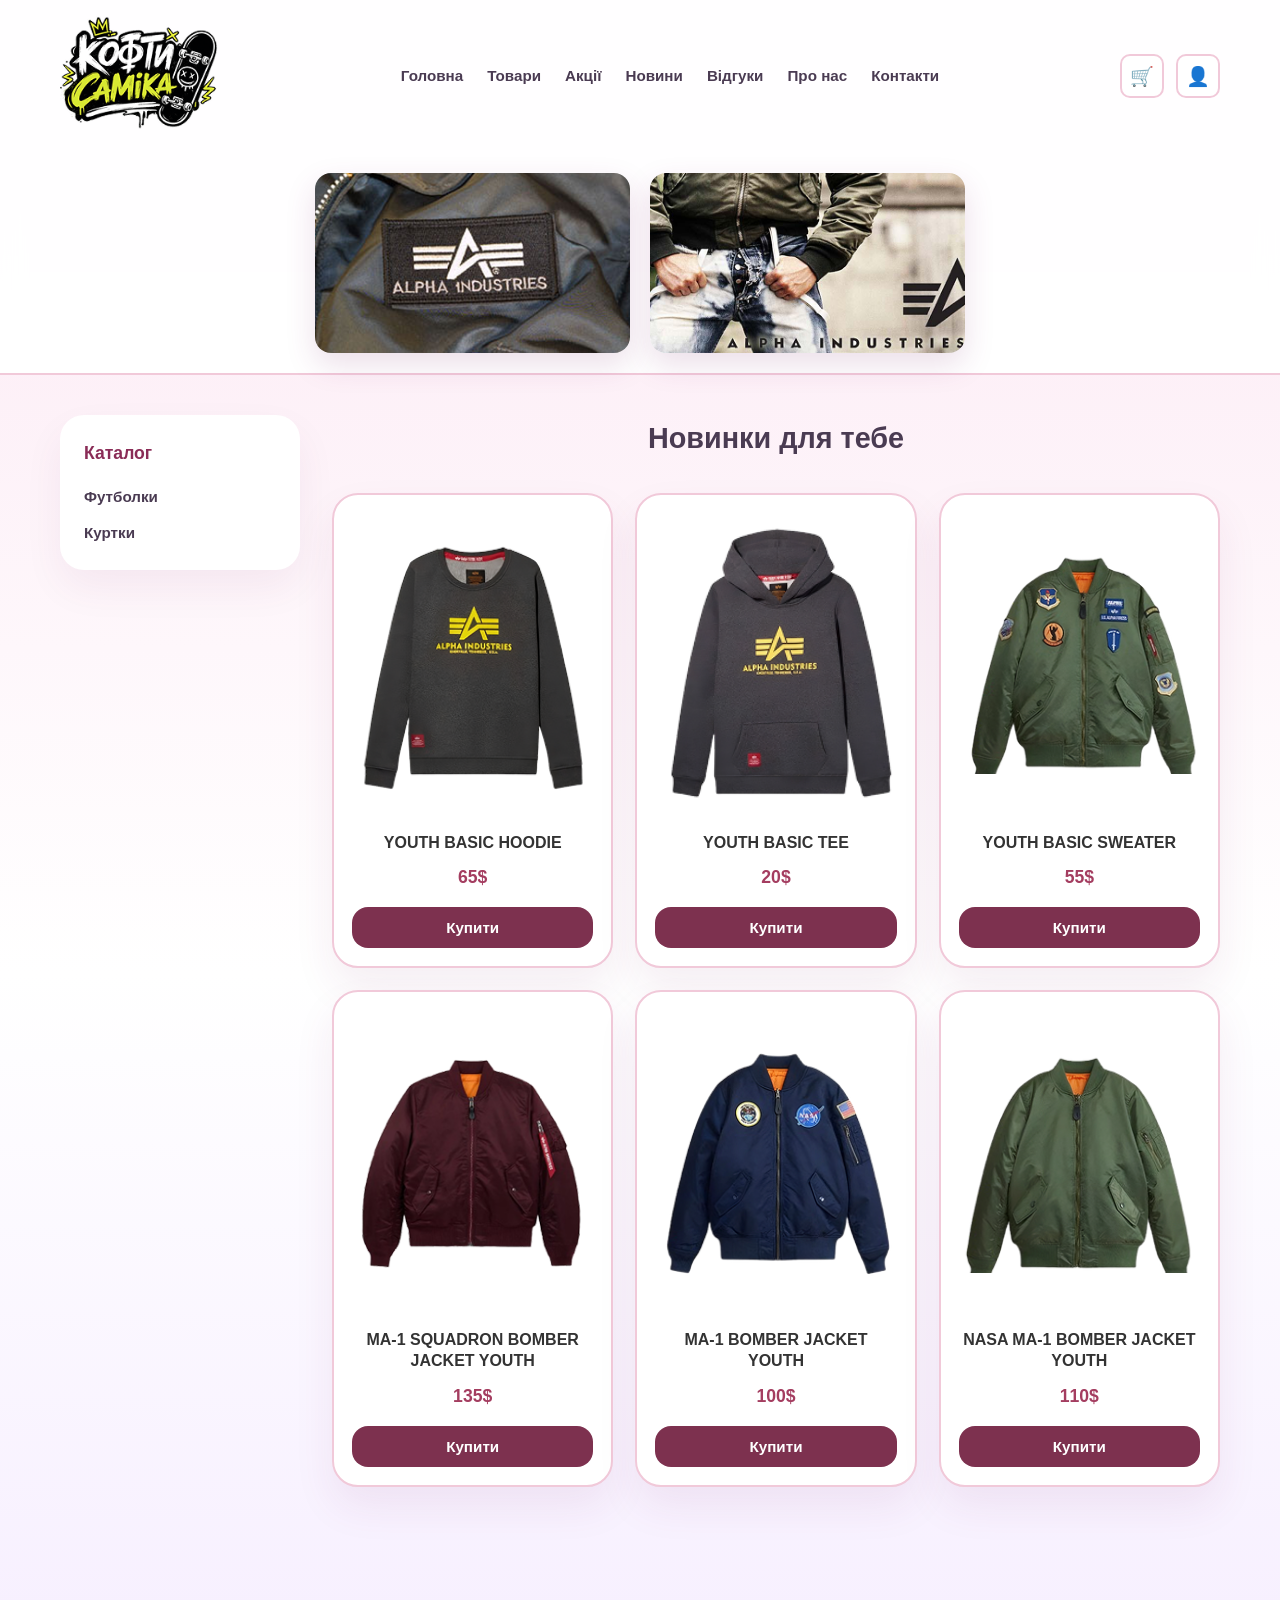
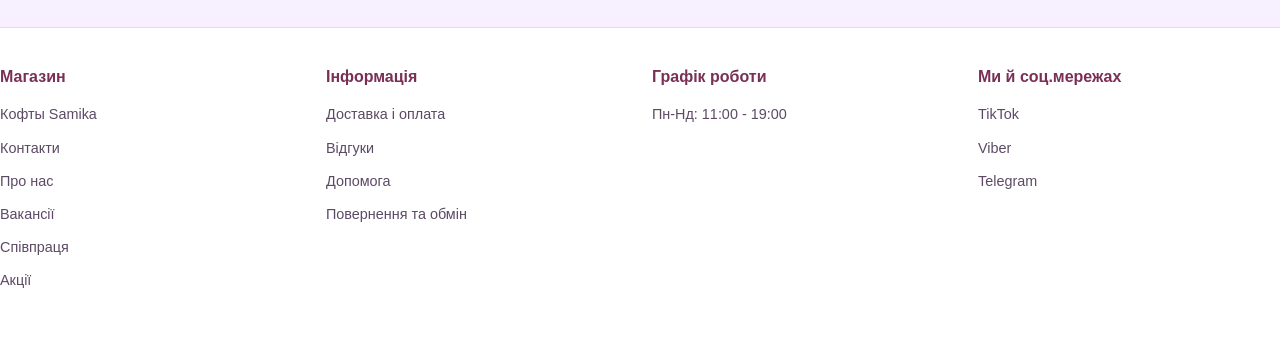
<file: index.html>
<!DOCTYPE html>
<html lang="uk">
<head>
    <meta charset="UTF-8">
    <meta http-equiv="X-UA-Compatible" content="IE=edge">
    <meta name="viewport" content="width=device-width, initial-scale=1.0">
    <link rel="stylesheet" href="css/styles.css">
    <title>Кофти Samika</title>
</head>
<body>
    <header class="site-header">
        <div class="container header-top">
            <div class="brand">
                <a href="index.html">
                    <img src="images/ChatGPT Image 5 трав. 2026 р., 14_08_14 1.png" alt="Кофты Samika" class="brand-logo" style="width: 160px; height: auto;">
                </a>
            </div>
            <nav class="main-nav">
                <a href="#home">Головна</a>
                <a href="#products">Товари</a>
                <a href="#sale">Акції</a>
                <a href="#news">Новини</a>
                <a href="#reviews">Відгуки</a>
                <a href="#about">Про нас</a>
                <a href="#contact">Контакти</a>
            </nav>
            <div class="header-actions">
                <button class="icon-button">🛒</button>
                <button class="icon-button">👤</button>
            </div>
        </div>
        <section class="hero" id="home">
            <div class="hero-images">
                <div class="hero-image">
                    <img src="images/unnamed 1.png" alt="Бомбер 1">
                </div>
                <div class="hero-image">
                    <img src="images/4 1.png" alt="Бомбер 2">
                </div>
            </div>
        </section>
    </header>

    <main class="container">
        <section class="catalog" id="products">
            <aside class="sidebar">
                <h3>Каталог</h3>
                <ul>
                    <li><a href="futbolki.html" class="sidebar-link">Футболки</a></li>
                    <li><a href="Asistt.html" class="sidebar-link">Куртки</a></li>
                </ul>
            </aside>

            <div class="products-section">
                <h2 class="section-title">Новинки для тебе</h2>
                <div class="products-grid">
                    <article class="product-card">
                        <div class="product-image">
                            <img src="images/upscalemedia-transformed (2) 1.png" alt="YOUTH BASIC HOODIE">
                        </div>
                        <h4>YOUTH BASIC HOODIE</h4>
                        <p class="price">65$</p>
                        <button class="buy-button">Купити</button>
                    </article>

                    <article class="product-card">
                        <div class="product-image">
                            <img src="images/upscalemedia-transformed (1) 1.png" alt="YOUTH BASIC TEE">
                        </div>
                        <h4>YOUTH BASIC TEE</h4>
                        <p class="price">20$</p>
                        <button class="buy-button">Купити</button>
                    </article>

                    <article class="product-card">
                        <div class="product-image">
                            <img src="images/upscalemedia-transformed (3) 1.png" alt="YOUTH BASIC SWEATER">
                        </div>
                        <h4>YOUTH BASIC SWEATER</h4>
                        <p class="price">55$</p>
                        <button class="buy-button">Купити</button>
                    </article>

                    <article class="product-card">
                        <div class="product-image">
                            <img src="images/ma-1-bomber-jacket-slim-fit-outerwear-cedar-red-xs-258670_1500x1500-removebg-preview 1.png" alt="MA-1 SQUADRON">
                        </div>
                        <h4>MA-1 SQUADRON BOMBER JACKET YOUTH</h4>
                        <p class="price">135$</p>
                        <button class="buy-button">Купити</button>
                    </article>

                    <article class="product-card">
                        <div class="product-image">
                            <img src="images/upscalemedia-transformed (5) 1.png" alt="MA-1 BOMBER JACKET">
                        </div>
                        <h4>MA-1 BOMBER JACKET YOUTH</h4>
                        <p class="price">100$</p>
                        <button class="buy-button">Купити</button>
                    </article>

                    <article class="product-card">
                        <div class="product-image">
                            <img src="images/upscalemedia-transformed (4) 1.png" alt="NASA MA-1">
                        </div>
                        <h4>NASA MA-1 BOMBER JACKET YOUTH</h4>
                        <p class="price">110$</p>
                        <button class="buy-button">Купити</button>
                    </article>
                </div>
            </div>
        </section>
    </main>

    <footer class="site-footer" id="contact">
        <div class="footer-column">
            <h3>Магазин</h3>
            <p>Кофты Samika</p>
            <p>Контакти</p>
            <p>Про нас</p>
            <p>Вакансії</p>
            <p>Співпраця</p>
            <p>Акції</p>
        </div>
        <div class="footer-column">
            <h3>Інформація</h3>
            <a href="#">Доставка і оплата</a>
            <a href="#">Відгуки</a>
            <a href="#">Допомога</a>
            <a href="#">Повернення та обмін</a>
        </div>
        <div class="footer-column">
            <h3>Графік роботи</h3>
            <p>Пн-Нд: 11:00 - 19:00</p>
        </div>
        <div class="footer-column">
            <h3>Ми й соц.мережах</h3>
            <p>TikTok</p>
            <p>Viber</p>
            <p>Telegram</p>
        </div>
    </footer>
</body>
</html>
</file>
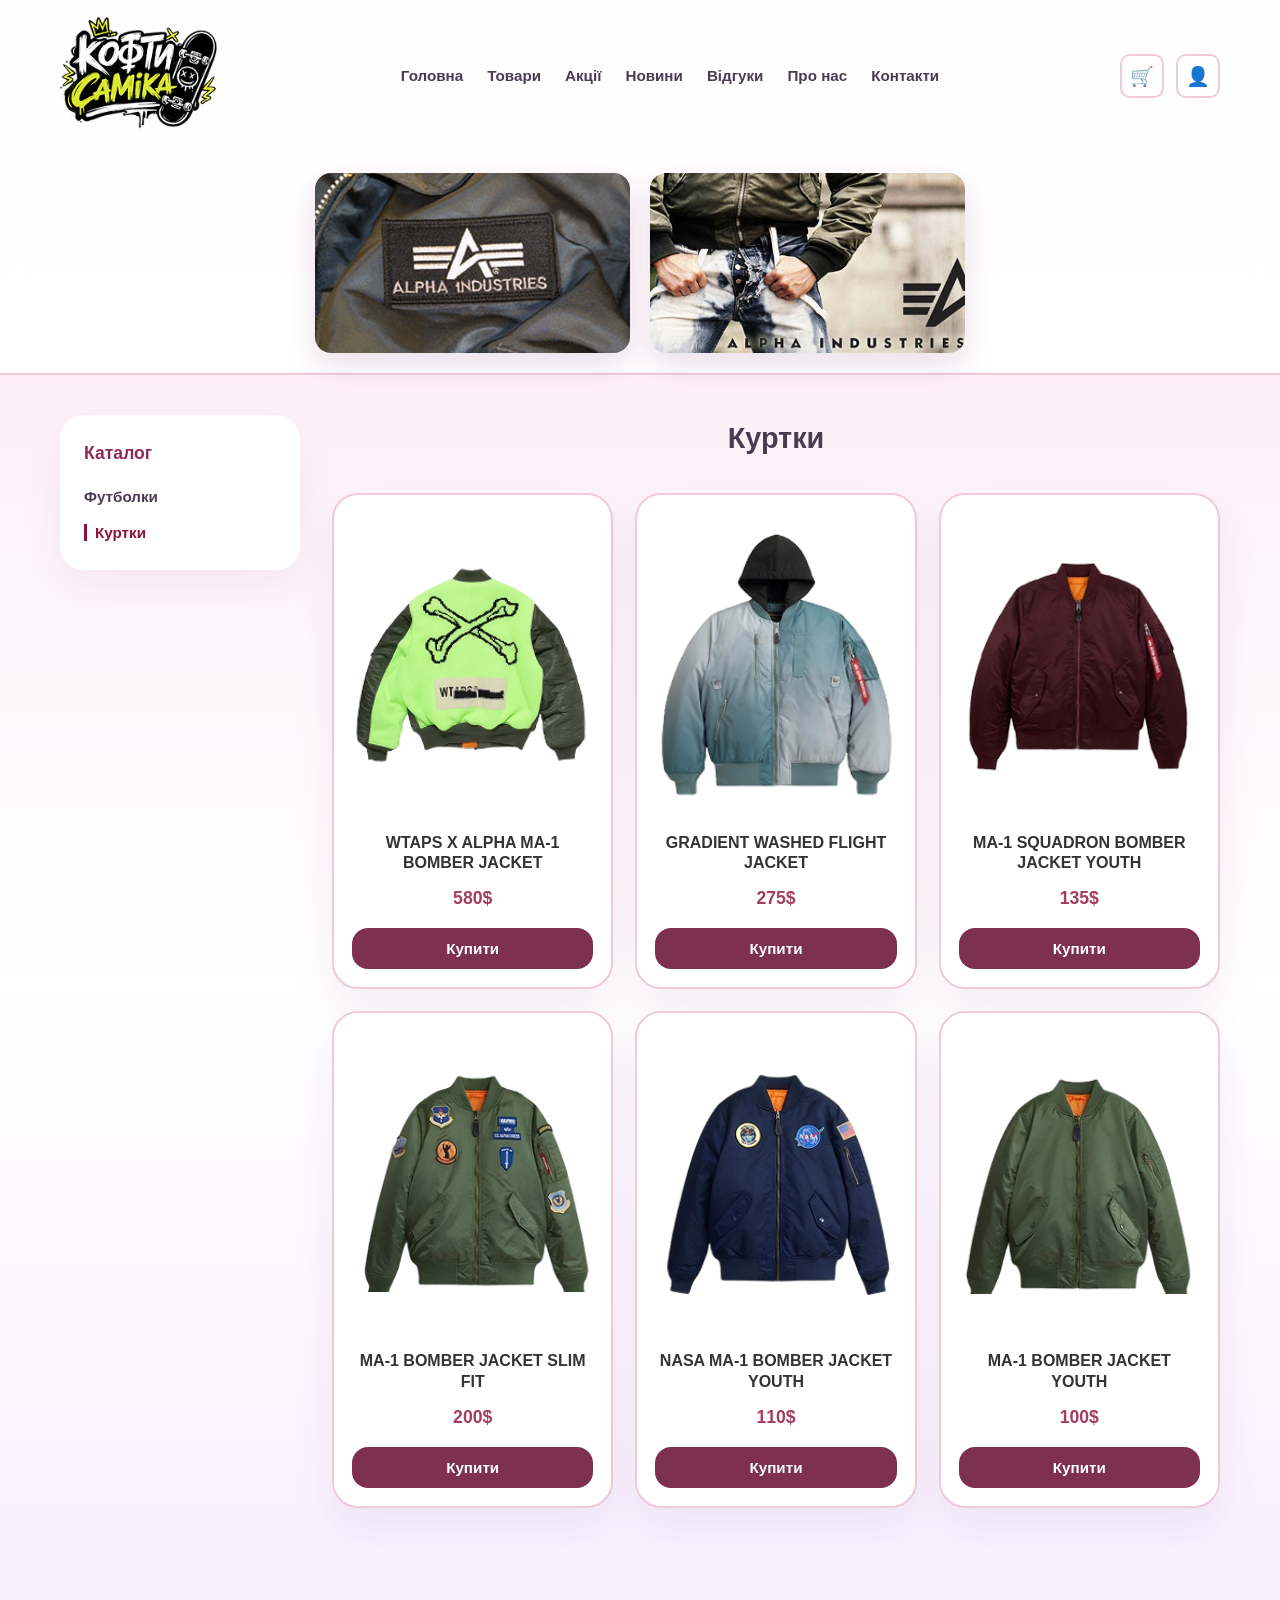
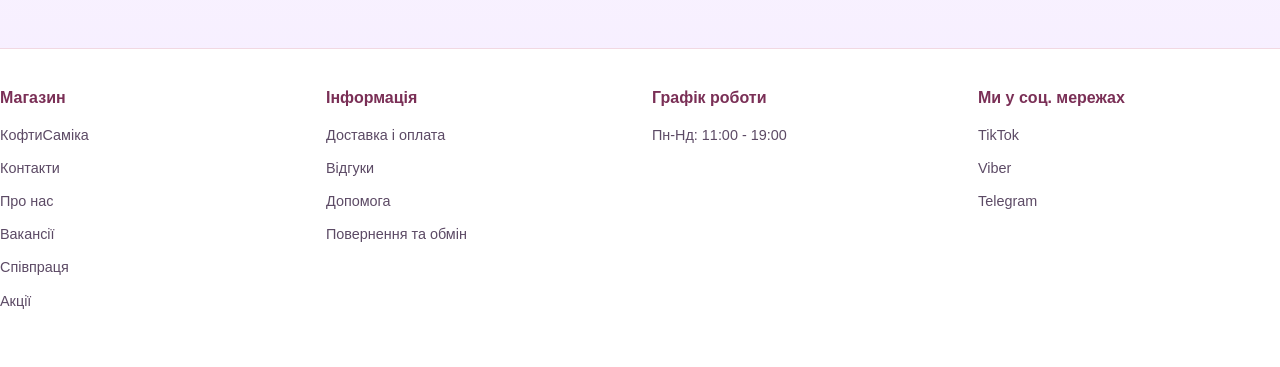
<file: Asistt.html>
﻿<!DOCTYPE html>
<html lang="uk">
<head>
    <meta charset="UTF-8">
    <meta http-equiv="X-UA-Compatible" content="IE=edge">
    <meta name="viewport" content="width=device-width, initial-scale=1.0">
    <link rel="stylesheet" href="css/styles.css">
    <title>Куртки | Кофти Samika</title>
</head>
<body>
    <header class="site-header">
        <div class="container header-top">
            <div class="brand">
                <a href="index.html">
                    <img src="images/ChatGPT Image 5 трав. 2026 р., 14_08_14 1.png" alt="Кофти Samika" class="brand-logo" style="width: 160px; height: auto;">
                </a>
            </div>
            <nav class="main-nav">
                <a href="index.html#home">Головна</a>
                <a href="index.html#products">Товари</a>
                <a href="index.html#sale">Акції</a>
                <a href="index.html#news">Новини</a>
                <a href="index.html#reviews">Відгуки</a>
                <a href="index.html#about">Про нас</a>
                <a href="index.html#contact">Контакти</a>
            </nav>
            <div class="header-actions">
                <button class="icon-button">🛒</button>
                <button class="icon-button">👤</button>
            </div>
        </div>
        <section class="hero" id="home">
            <div class="hero-images">
                <div class="hero-image">
                    <img src="images/unnamed 1.png" alt="Куртка 1">
                </div>
                <div class="hero-image">
                    <img src="images/4 1.png" alt="Куртка 2">
                </div>
            </div>
        </section>
    </header>

    <main class="container">
        <section class="catalog" id="products">
            <aside class="sidebar">
                <h3>Каталог</h3>
                <ul>
                    <li><a href="futbolki.html" class="sidebar-link">Футболки</a></li>
                    <li><a href="Asistt.html" class="sidebar-link active-link">Куртки</a></li>
                </ul>
            </aside>

            <div class="products-section">
                <h2 class="section-title">Куртки</h2>
                <div class="products-grid">
                    <article class="product-card">
                        <div class="product-image">
                            <img src="images/upscalemedia-transformed (6) 1.png" alt="WTAPS X ALPHA MA-1 BOMBER JACKET">
                        </div>
                        <h4>WTAPS X ALPHA MA-1 BOMBER JACKET</h4>
                        <p class="price">580$</p>
                        <button class="buy-button">Купити</button>
                    </article>

                    <article class="product-card">
                        <div class="product-image">
                            <img src="images/upscalemedia-transformed (7) 1.png" alt="GRADIENT WASHED FLIGHT JACKET">
                        </div>
                        <h4>GRADIENT WASHED FLIGHT JACKET</h4>
                        <p class="price">275$</p>
                        <button class="buy-button">Купити</button>
                    </article>

                    <article class="product-card">
                        <div class="product-image">
                            <img src="images/ma-1-bomber-jacket-slim-fit-outerwear-cedar-red-xs-258670_1500x1500-removebg-preview 1.png" alt="MA-1 SQUADRON BOMBER JACKET YOUTH">
                        </div>
                        <h4>MA-1 SQUADRON BOMBER JACKET YOUTH</h4>
                        <p class="price">135$</p>
                        <button class="buy-button">Купити</button>
                    </article>

                    <article class="product-card">
                        <div class="product-image">
                            <img src="images/upscalemedia-transformed (3) 1 (3).png" alt="MA-1 BOMBER JACKET SLIM FIT">
                        </div>
                        <h4>MA-1 BOMBER JACKET SLIM FIT</h4>
                        <p class="price">200$</p>
                        <button class="buy-button">Купити</button>
                    </article>

                    <article class="product-card">
                        <div class="product-image">
                            <img src="images/upscalemedia-transformed (5) 1.png" alt="NASA MA-1 BOMBER JACKET YOUTH">
                        </div>
                        <h4>NASA MA-1 BOMBER JACKET YOUTH</h4>
                        <p class="price">110$</p>
                        <button class="buy-button">Купити</button>
                    </article>

                    <article class="product-card">
                        <div class="product-image">
                            <img src="images/upscalemedia-transformed (4) 1.png" alt="MA-1 BOMBER JACKET YOUTH">
                        </div>
                        <h4>MA-1 BOMBER JACKET YOUTH</h4>
                        <p class="price">100$</p>
                        <button class="buy-button">Купити</button>
                    </article>
                </div>
            </div>
        </section>
    </main>

    <footer class="site-footer" id="contact">
        <div class="footer-column">
            <h3>Магазин</h3>
            <p>КофтиСаміка</p>
            <a href="#">Контакти</a>
            <a href="#">Про нас</a>
            <a href="#">Вакансії</a>
            <a href="#">Співпраця</a>
            <a href="#">Акції</a>
        </div>
        <div class="footer-column">
            <h3>Інформація</h3>
            <a href="#">Доставка і оплата</a>
            <a href="#">Відгуки</a>
            <a href="#">Допомога</a>
            <a href="#">Повернення та обмін</a>
        </div>
        <div class="footer-column">
            <h3>Графік роботи</h3>
            <p>Пн-Нд: 11:00 - 19:00</p>
        </div>
        <div class="footer-column">
            <h3>Ми у соц. мережах</h3>
            <a href="#">TikTok</a>
            <a href="#">Viber</a>
            <a href="#">Telegram</a>
        </div>
    </footer>
</body>
</html>
</file>
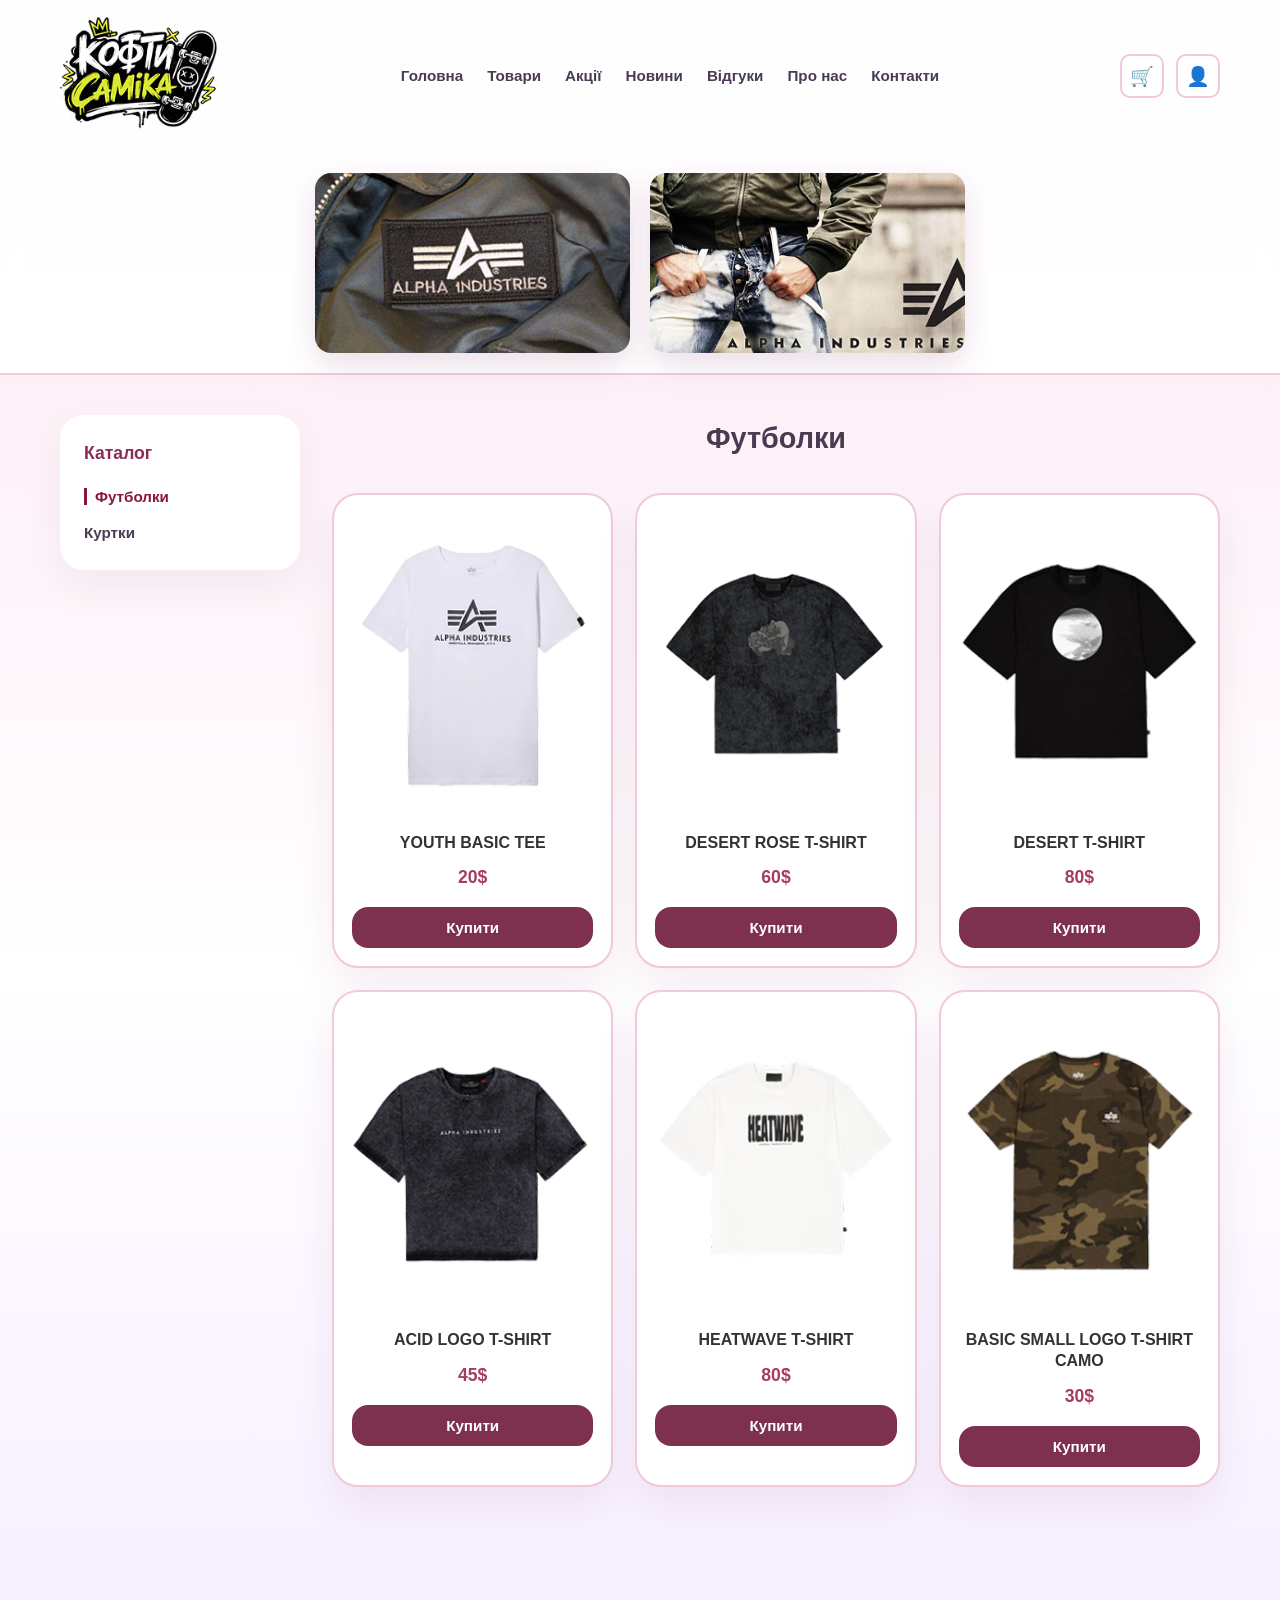
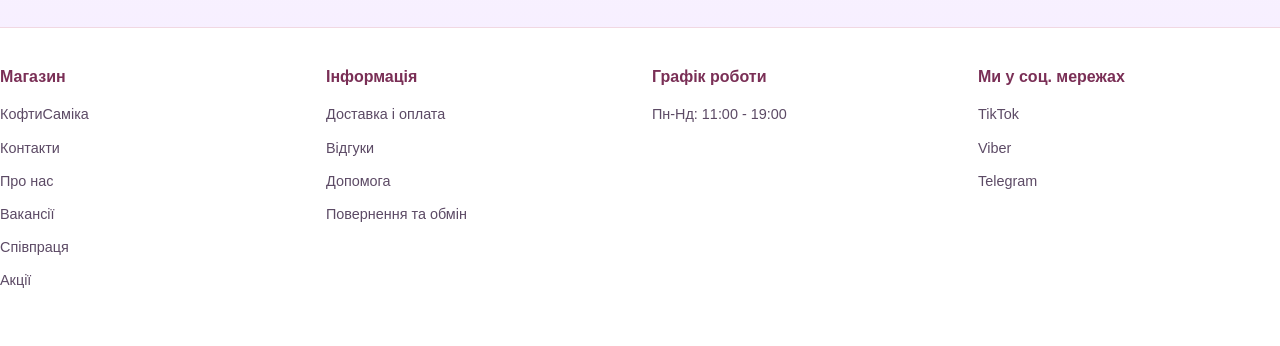
<file: futbolki.html>
<!DOCTYPE html>
<html lang="uk">
<head>
    <meta charset="UTF-8">
    <meta http-equiv="X-UA-Compatible" content="IE=edge">
    <meta name="viewport" content="width=device-width, initial-scale=1.0">
    <link rel="stylesheet" href="css/styles.css">
    <title>Футболки | Кофти Samika</title>
</head>
<body>
    <header class="site-header">
        <div class="container header-top">
            <div class="brand">
                <a href="index.html">
                    <img src="images/ChatGPT Image 5 трав. 2026 р., 14_08_14 1.png" alt="Кофти Samika" class="brand-logo" style="width: 160px; height: auto;">
                </a>
            </div>
            <nav class="main-nav">
                <a href="index.html#home">Головна</a>
                <a href="index.html#products">Товари</a>
                <a href="index.html#sale">Акції</a>
                <a href="index.html#news">Новини</a>
                <a href="index.html#reviews">Відгуки</a>
                <a href="index.html#about">Про нас</a>
                <a href="index.html#contact">Контакти</a>
            </nav>
            <div class="header-actions">
                <button class="icon-button">🛒</button>
                <button class="icon-button">👤</button>
            </div>
        </div>
        <section class="hero" id="home">
            <div class="hero-images">
                <div class="hero-image">
                    <img src="images/unnamed 1.png" alt="Футболка 1">
                </div>
                <div class="hero-image">
                    <img src="images/4 1.png" alt="Футболка 2">
                </div>
            </div>
        </section>
    </header>

    <main class="container">
        <section class="catalog" id="products">
            <aside class="sidebar">
                <h3>Каталог</h3>
                <ul>
                    <li><a href="futbolki.html" class="sidebar-link active-link">Футболки</a></li>
                    <li><a href="Asistt.html" class="sidebar-link">Куртки</a></li>
                </ul>
            </aside>

            <div class="products-section">
                <h2 class="section-title">Футболки</h2>
                <div class="products-grid">
                    <article class="product-card">
                        <div class="product-image">
                            <img src="images/upscalemedia-transformed 1.png" alt="YOUTH BASIC TEE">
                        </div>
                        <h4>YOUTH BASIC TEE</h4>
                        <p class="price">20$</p>
                        <button class="buy-button">Купити</button>
                    </article>

                    <article class="product-card">
                        <div class="product-image">
                            <img src="images/desert-rose-t-shirt-t-shirt-black-xs-252405_1500x1500-removebg-preview 1.png" alt="DESERT ROSE T-SHIRT">
                        </div>
                        <h4>DESERT ROSE T-SHIRT</h4>
                        <p class="price">60$</p>
                        <button class="buy-button">Купити</button>
                    </article>

                    <article class="product-card">
                        <div class="product-image">
                            <img src="images/desert-t-shirt-t-shirt-black-xs-381358_1500x1500-removebg-preview 1 (1).png" alt="DESERT T-SHIRT">
                        </div>
                        <h4>DESERT T-SHIRT</h4>
                        <p class="price">80$</p>
                        <button class="buy-button">Купити</button>
                    </article>

                    <article class="product-card">
                        <div class="product-image">
                            <img src="images/acid-logo-t-shirt-t-shirt-black-xs-512725_1500x1500-removebg-preview 1.png" alt="ACID LOGO T-SHIRT">
                        </div>
                        <h4>ACID LOGO T-SHIRT</h4>
                        <p class="price">45$</p>
                        <button class="buy-button">Купити</button>
                    </article>

                    <article class="product-card">
                        <div class="product-image">
                            <img src="images/heatwave-t-shirt-t-shirt-white-xs-333242_1500x1500-removebg-preview 1.png" alt="HEATWAVE T-SHIRT">
                        </div>
                        <h4>HEATWAVE T-SHIRT</h4>
                        <p class="price">80$</p>
                        <button class="buy-button">Купити</button>
                    </article>

                    <article class="product-card">
                        <div class="product-image">
                            <img src="images/basic-small-logo-t-shirt-camo-t-shirt-olive-camo-xs-611050_1500x1500-removebg-preview 1.png" alt="BASIC SMALL LOGO T-SHIRT CAMO">
                        </div>
                        <h4>BASIC SMALL LOGO T-SHIRT CAMO</h4>
                        <p class="price">30$</p>
                        <button class="buy-button">Купити</button>
                    </article>
                </div>
            </div>
        </section>
    </main>

    <footer class="site-footer" id="contact">
        <div class="footer-column">
            <h3>Магазин</h3>
            <p>КофтиСаміка</p>
            <a href="#">Контакти</a>
            <a href="#">Про нас</a>
            <a href="#">Вакансії</a>
            <a href="#">Співпраця</a>
            <a href="#">Акції</a>
        </div>
        <div class="footer-column">
            <h3>Інформація</h3>
            <a href="#">Доставка і оплата</a>
            <a href="#">Відгуки</a>
            <a href="#">Допомога</a>
            <a href="#">Повернення та обмін</a>
        </div>
        <div class="footer-column">
            <h3>Графік роботи</h3>
            <p>Пн-Нд: 11:00 - 19:00</p>
        </div>
        <div class="footer-column">
            <h3>Ми у соц. мережах</h3>
            <a href="#">TikTok</a>
            <a href="#">Viber</a>
            <a href="#">Telegram</a>
        </div>
    </footer>
</body>
</html>
</file>
<file: css/styles.css>
* {
    box-sizing: border-box;
    margin: 0;
    padding: 0;
}

body {
    font-family: 'Segoe UI', Tahoma, Geneva, Verdana, sans-serif;
    background: linear-gradient(180deg, #fce7f3 0%, #ffffff 50%, #f3e8ff 100%);
    color: #333;
    line-height: 1.6;
}

.container {
    width: min(1200px, calc(100% - 40px));
    margin: 0 auto;
}

/* HEADER */
.site-header {
    background: rgba(255, 255, 255, 0.95);
    backdrop-filter: blur(12px);
    border-bottom: 2px solid #f1c9d9;
    z-index: 100;
}

.header-top {
    display: flex;
    align-items: center;
    justify-content: space-between;
    gap: 30px;
    padding: 16px 20px;
}

.brand {
    display: flex;
    align-items: center;
    gap: 15px;
    flex-shrink: 0;
}

.brand h1 {
    font-size: 1.4rem;
    color: #8b1538;
    font-weight: 700;
}

.main-nav {
    display: flex;
    gap: 24px;
    flex: 1;
    justify-content: center;
}

.main-nav a {
    text-decoration: none;
    color: #4a3b52;
    font-weight: 600;
    font-size: 0.95rem;
    transition: color 0.3s ease;
}

.main-nav a:hover {
    color: #d94b6b;
}

.header-actions {
    display: flex;
    gap: 12px;
}

.icon-button {
    width: 44px;
    height: 44px;
    border: 2px solid #f1c9d9;
    border-radius: 10px;
    background: #fff;
    cursor: pointer;
    font-size: 1.2rem;
    transition: all 0.3s ease;
}

.icon-button:hover {
    background: #fce7f3;
    border-color: #d94b6b;
}

/* HERO SECTION */
.hero {
    padding: 20px 20px;
}

.hero-images {
    display: grid;
    grid-template-columns: 1fr 1fr;
    gap: 20px;
    max-width: 650px;
    margin: 0 auto;
}

.hero-image {
    border-radius: 16px;
    overflow: hidden;
    box-shadow: 0 12px 30px rgba(127, 41, 105, 0.15);
    height: 180px;
}

.hero-image img {
    width: 100%;
    height: 100%;
    object-fit: cover;
}

/* CATALOG SECTION */
.catalog {
    display: grid;
    grid-template-columns: 240px 1fr;
    gap: 32px;
    padding: 40px 20px;
    align-items: start;
}

.sidebar {
    background: #fff;
    border-radius: 16px;
    padding: 24px;
    box-shadow: 0 8px 20px rgba(127, 41, 105, 0.08);
    height: fit-content;
}

.sidebar h3 {
    color: #8b1538;
    margin-bottom: 18px;
    font-size: 1.1rem;
    font-weight: 700;
}

.sidebar ul {
    list-style: none;
    display: grid;
    gap: 14px;
}

.sidebar li {
    color: #4a3b52;
    font-weight: 600;
    font-size: 0.95rem;
}

.sidebar-link {
    text-decoration: none;
    color: #4a3b52;
    font-weight: 600;
    transition: color 0.2s ease;
}

.sidebar-link:hover {
    color: #d94b6b;
}

.active-link {
    color: #8b1538 !important;
    font-weight: 700;
    border-left: 3px solid #8b1538;
    padding-left: 8px;
}

/* PRODUCTS SECTION */
.products-section {
    flex: 1;
}

.section-title {
    text-align: center;
    font-size: 1.8rem;
    color: #4a3b52;
    margin-bottom: 32px;
    font-weight: 700;
}

.products-grid {
    display: grid;
    grid-template-columns: repeat(auto-fit, minmax(220px, 1fr));
    gap: 24px;
    margin-bottom: 40px;
}

.product-card {
    background: #fff;
    border-radius: 16px;
    padding: 16px;
    box-shadow: 0 12px 30px rgba(127, 41, 105, 0.1);
    text-align: center;
    transition: transform 0.3s ease, box-shadow 0.3s ease;
    border: 2px solid #f1c9d9;
}

.product-card:hover {
    transform: translateY(-8px);
    box-shadow: 0 16px 40px rgba(127, 41, 105, 0.15);
}

.product-image {
    width: 100%;
    aspect-ratio: 3 / 4;
    border-radius: 12px;
    overflow: hidden;
    margin-bottom: 16px;
    background: transparent;
}

.product-image img {
    width: 100%;
    height: 100%;
    object-fit: contain;
}

.product-card h4 {
    font-size: 0.95rem;
    color: #333;
    margin-bottom: 8px;
    font-weight: 700;
    line-height: 1.3;
}

.price {
    font-size: 1.2rem;
    font-weight: 700;
    color: #d94b6b;
    margin-bottom: 14px;
}

.buy-button {
    width: 100%;
    padding: 12px 16px;
    background: #8b1538;
    color: #fff;
    border: none;
    border-radius: 10px;
    font-weight: 700;
    font-size: 0.95rem;
    cursor: pointer;
    transition: background 0.3s ease, transform 0.2s ease;
}

.buy-button:hover {
    background: #6b0e2a;
    transform: scale(1.02);
}

.buy-button:active {
    transform: scale(0.98);
}

/* FOOTER */
.site-footer {
    background: #fff;
    border-top: 2px solid #f1c9d9;
    padding: 40px 20px;
    display: grid;
    grid-template-columns: repeat(auto-fit, minmax(200px, 1fr));
    gap: 32px;
    margin-top: 60px;
}

.footer-column h3 {
    color: #8b1538;
    font-size: 1rem;
    margin-bottom: 14px;
    font-weight: 700;
}

.footer-column p,
.footer-column a {
    display: block;
    color: #4a3b52;
    text-decoration: none;
    font-size: 0.9rem;
    margin-bottom: 8px;
    transition: color 0.3s ease;
}

.footer-column a:hover {
    color: #d94b6b;
}

/* RESPONSIVE */
@media (max-width: 768px) {
    .header-top {
        flex-direction: column;
        gap: 16px;
        align-items: flex-start;
    }

    .main-nav {
        flex-wrap: wrap;
        gap: 12px;
        font-size: 0.85rem;
    }

    .catalog {
        grid-template-columns: 1fr;
    }

    .sidebar {
        display: none;
    }

    .hero-images {
        grid-template-columns: 1fr;
    }

    .products-grid {
        grid-template-columns: repeat(auto-fit, minmax(150px, 1fr));
        gap: 16px;
    }

    .section-title {
        font-size: 1.4rem;
    }
}

.sidebar {
    padding: 24px;
    border-radius: 24px;
    background: #fff;
    box-shadow: 0 18px 40px rgba(110, 17, 80, 0.06);
}

.sidebar h3 {
    margin: 0 0 18px;
    color: #8a2c57;
}

.sidebar ul {
    list-style: none;
    padding: 0;
    margin: 0;
    display: grid;
    gap: 12px;
}

.sidebar li {
    color: #4a3b52;
    font-weight: 600;
}

.products-grid {
    display: grid;
    gap: 22px;
    grid-template-columns: repeat(auto-fit, minmax(220px, 1fr));
}

.product-card {
    background: #fff;
    border-radius: 26px;
    padding: 18px;
    box-shadow: 0 20px 40px rgba(127, 41, 105, 0.08);
    text-align: center;
}

.product-image {
    width: 100%;
    aspect-ratio: 4 / 5;
    border-radius: 22px;
    margin-bottom: 18px;
    background: transparent;
}

.image-tee, .image-hoodie, .image-sweater,
.image-jacket1, .image-jacket2, .image-jacket3 {
    background: transparent;
}

.product-card h4 {
    margin: 0 0 10px;
    font-size: 1rem;
}

.price {
    margin: 0 0 16px;
    font-size: 1.1rem;
    font-weight: 700;
    color: #a43d60;
}

.buy-button {
    width: 100%;
    padding: 12px 0;
    border: none;
    border-radius: 16px;
    background: #7d314f;
    color: #fff;
    font-weight: 700;
    cursor: pointer;
    transition: transform 0.2s ease;
}

.buy-button:hover {
    transform: translateY(-2px);
}

.site-footer {
    display: grid;
    gap: 24px;
    grid-template-columns: repeat(auto-fit, minmax(200px, 1fr));
    padding: 36px 0 54px;
    border-top: 1px solid #f1d8e2;
}

.footer-column h3 {
    margin-top: 0;
    color: #7a2f56;
}

.footer-column p,
.footer-column a {
    margin: 10px 0 0;
    display: block;
    color: #5c4a65;
    text-decoration: none;
}

@media (max-width: 860px) {
    .header-top {
        flex-direction: column;
        align-items: flex-start;
    }

    .main-nav {
        width: 100%;
        justify-content: space-between;
    }

    .catalog {
        grid-template-columns: 1fr;
    }
}

.section-heading {
    grid-column: 1 / -1;
    text-align: center;
    font-size: 2rem;
    color: #4a3b52;
    font-weight: 700;
    margin-bottom: 8px;
}
</file>
